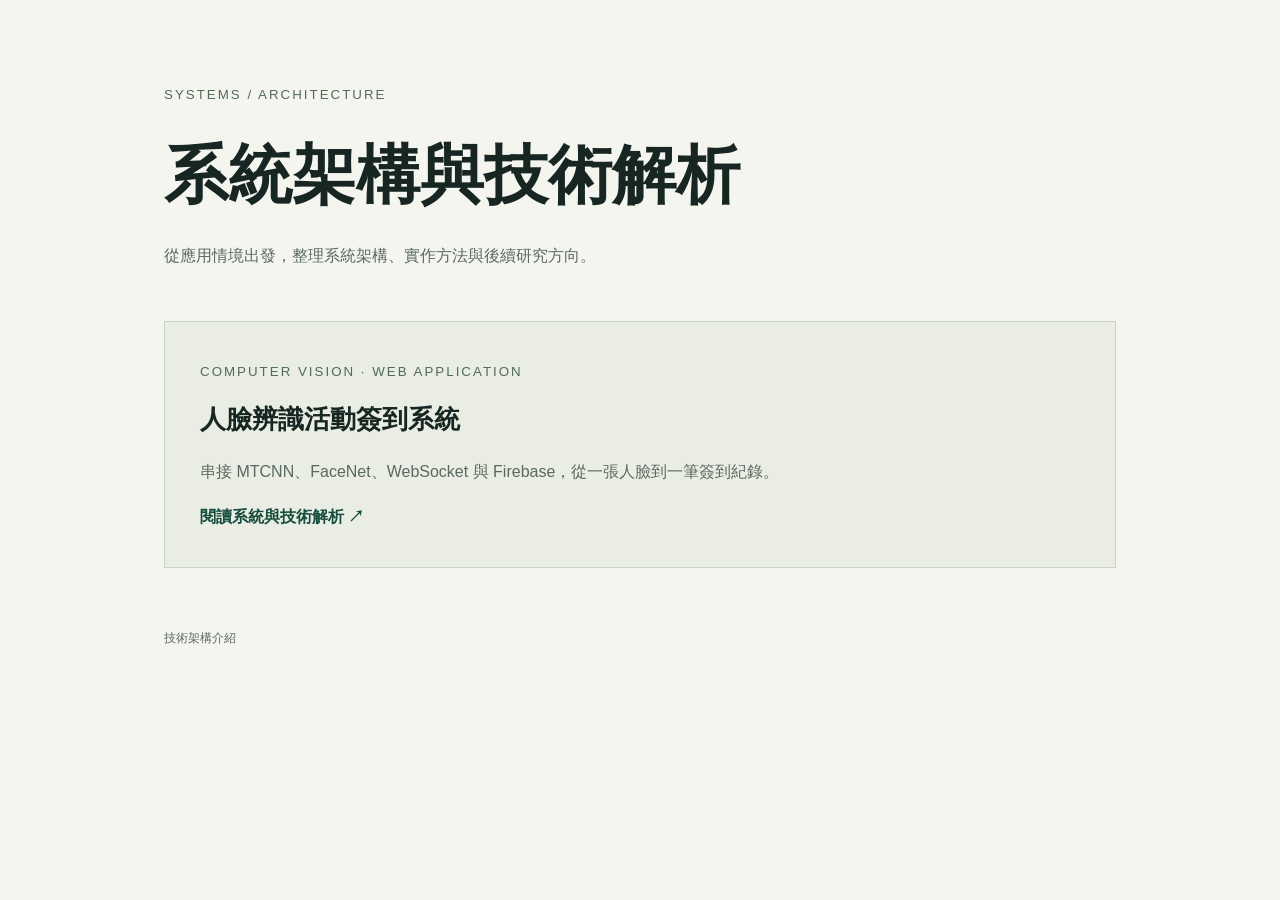
<file: index.html>
<!doctype html>
<html lang="zh-Hant"><head><meta charset="utf-8"><meta name="viewport" content="width=device-width,initial-scale=1"><meta name="description" content="技術介紹：探索人臉辨識流程、系統架構與資料整合方式。"><title>技術架構介紹</title><style>*{box-sizing:border-box}body{margin:0;background:#f5f5ef;color:#172622;font-family:-apple-system,BlinkMacSystemFont,"Segoe UI",sans-serif;line-height:1.8}main{max-width:1000px;margin:auto;padding:80px 24px}small{color:#526b5b;letter-spacing:2px}h1{font-size:clamp(36px,7vw,64px);line-height:1.3;margin:25px 0}p{color:#5a6962}article{border:1px solid #cbd5c6;margin-top:50px;background:#e9ede3}a{display:block;padding:35px;color:inherit;text-decoration:none}a:hover{background:#dde6d4}a:focus-visible{outline:3px solid #174d3d;outline-offset:5px}h2{font-size:26px;margin:10px 0}strong{color:#174d3d}footer{margin-top:60px;font-size:12px;color:#5a6962}</style></head><body><main><small>SYSTEMS / ARCHITECTURE</small><h1>系統架構與技術解析</h1><p>從應用情境出發，整理系統架構、實作方法與後續研究方向。</p><article><a href="./face-recognition/"><small>COMPUTER VISION · WEB APPLICATION</small><h2>人臉辨識活動簽到系統</h2><p>串接 MTCNN、FaceNet、WebSocket 與 Firebase，從一張人臉到一筆簽到紀錄。</p><strong>閱讀系統與技術解析 ↗</strong></a></article><footer>技術架構介紹</footer></main></body></html>
</file>
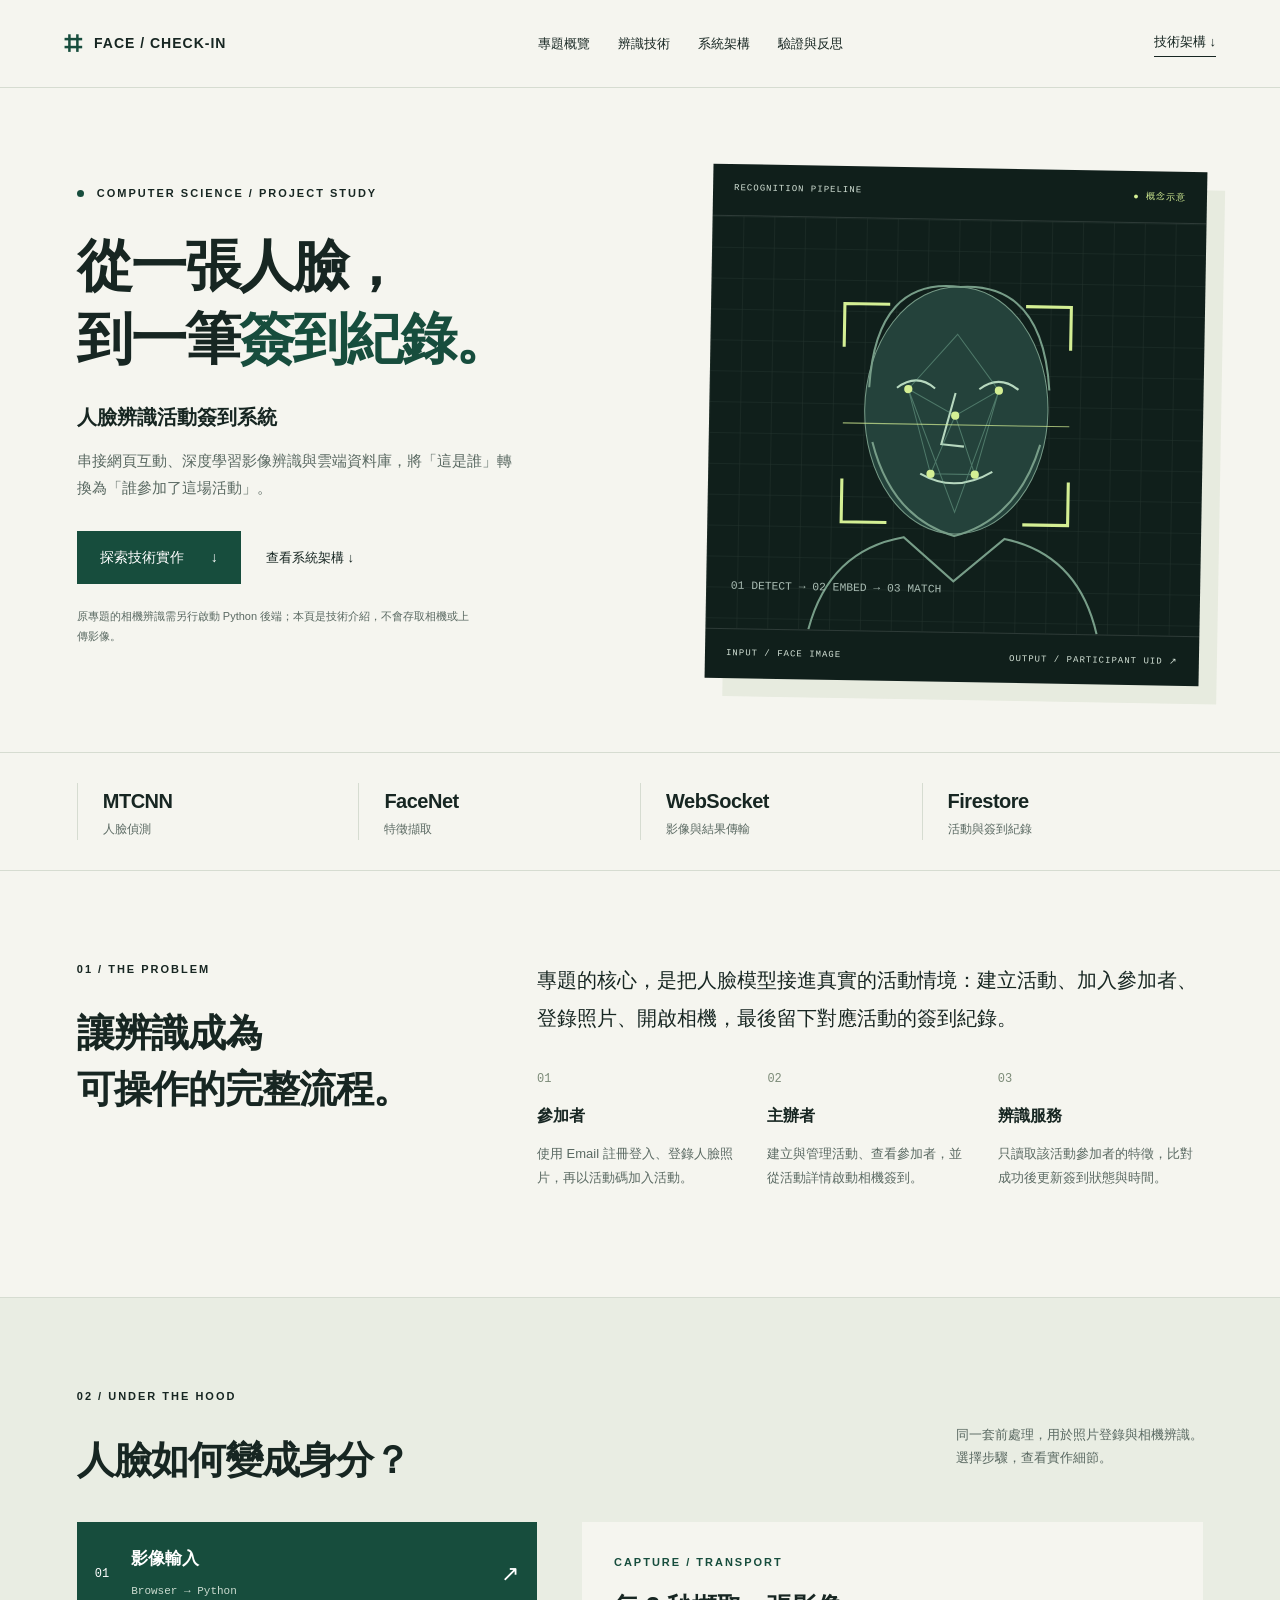
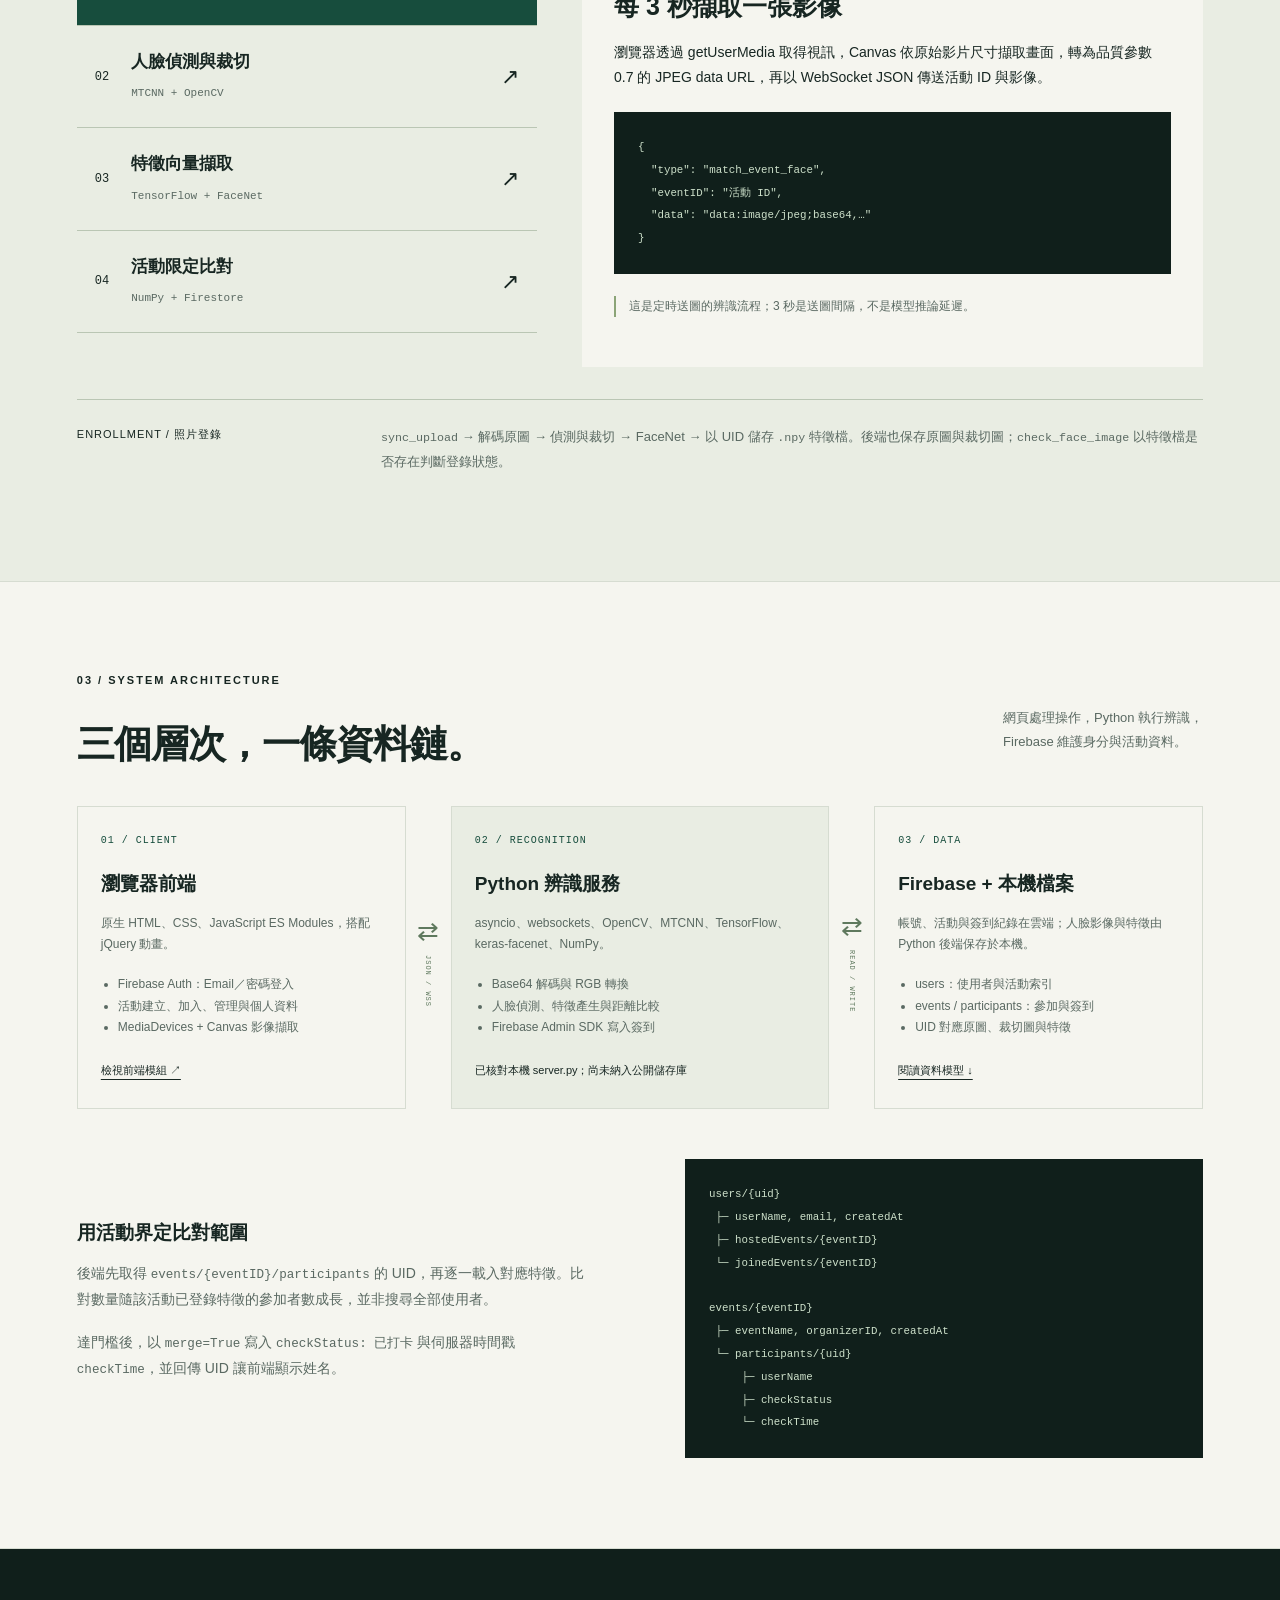
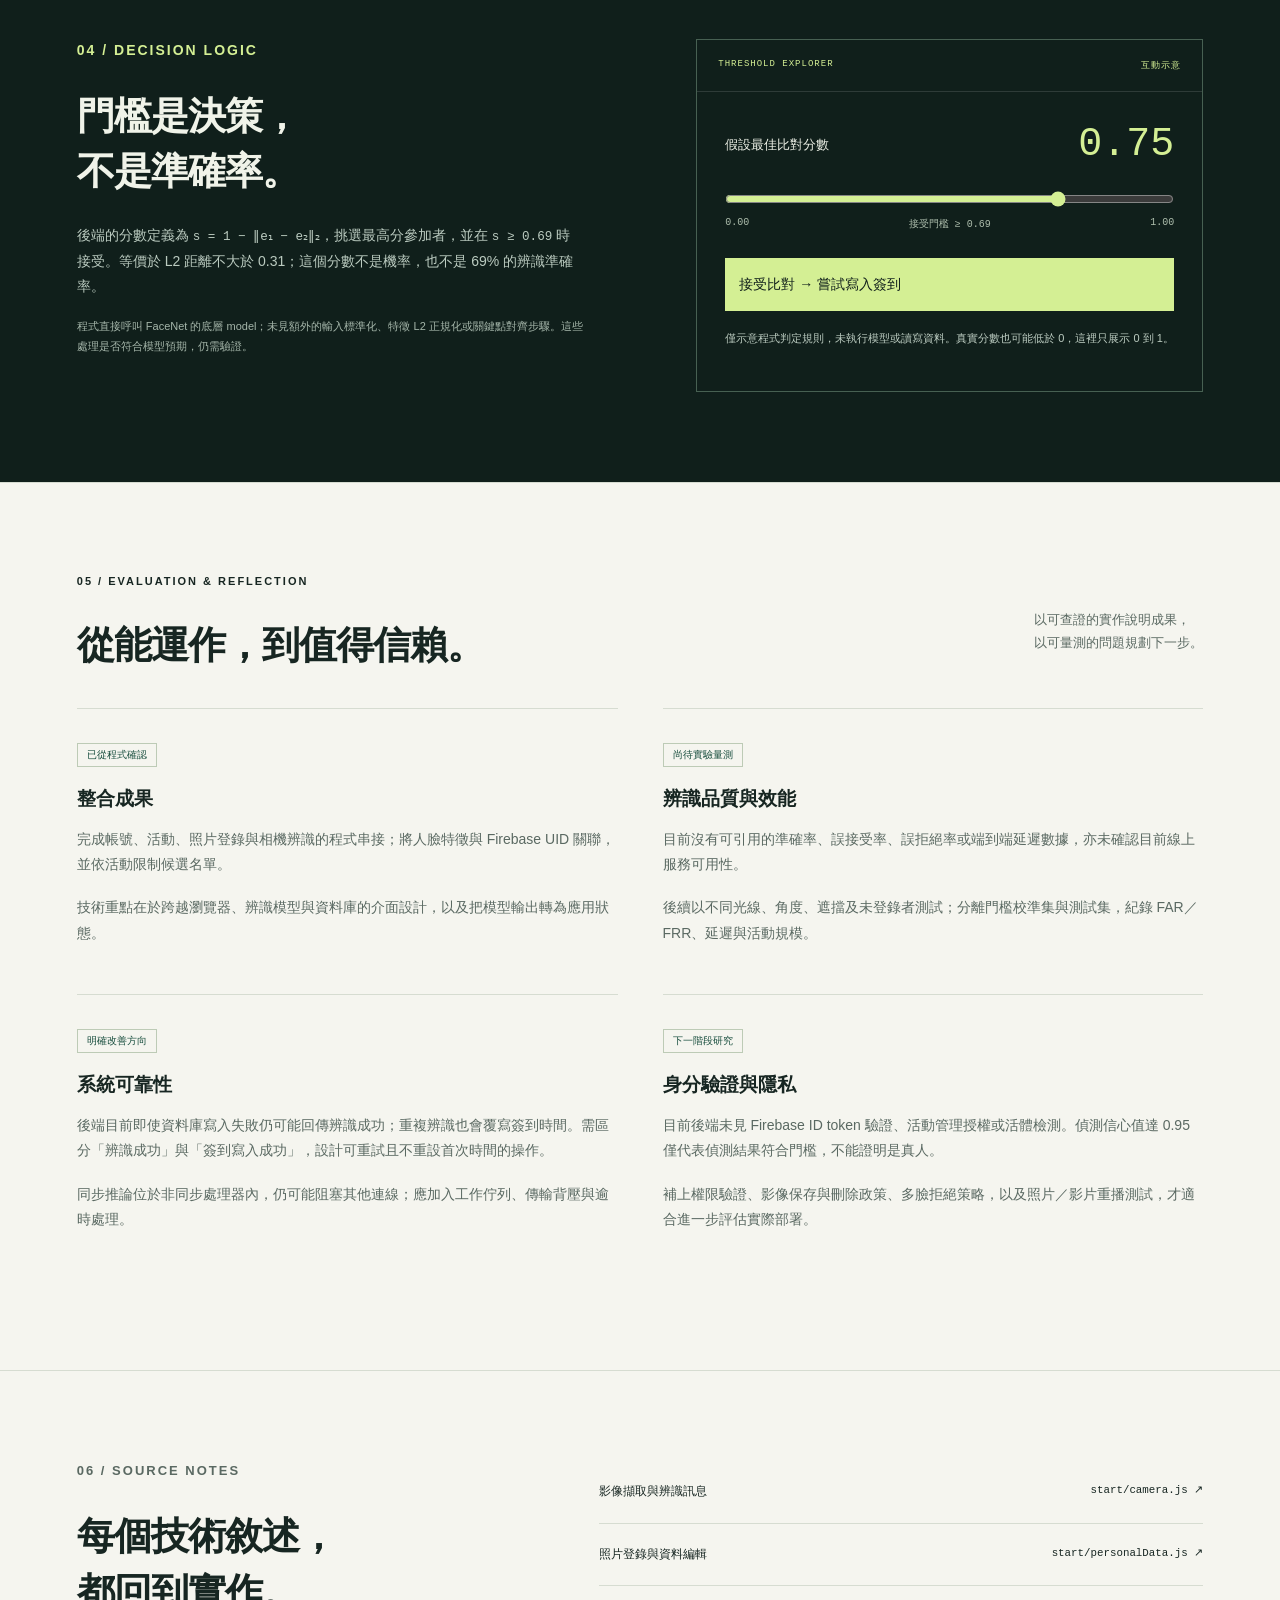
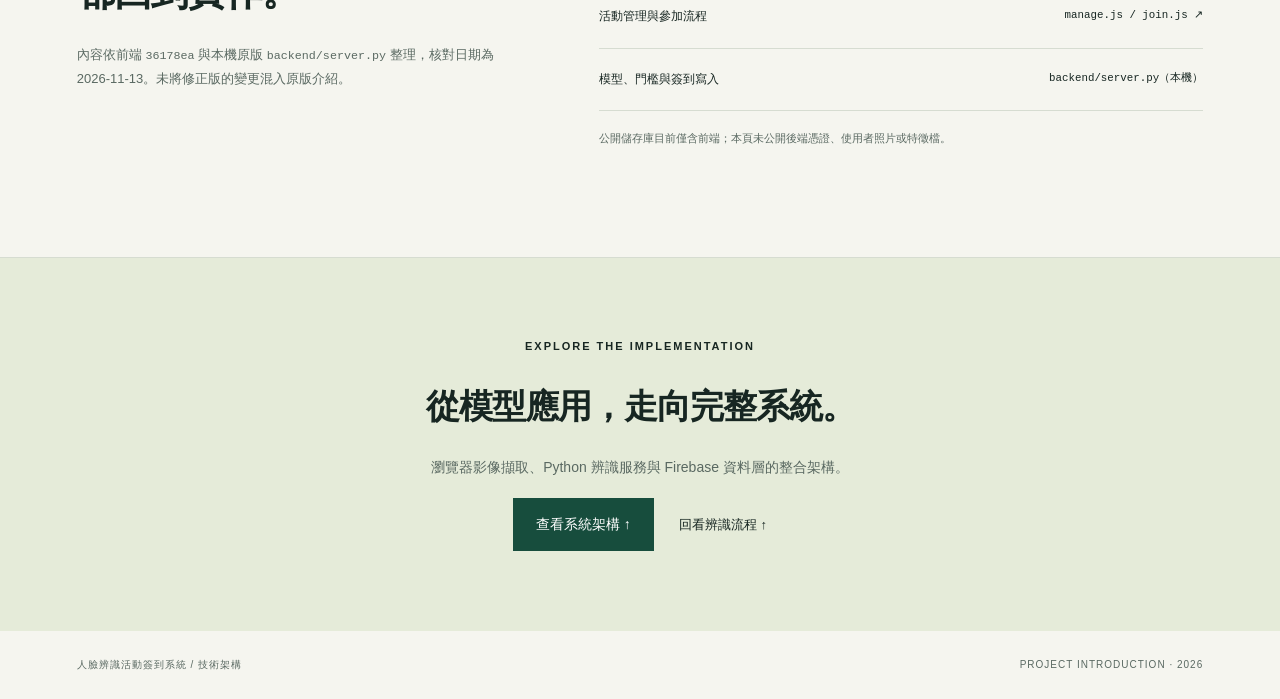
<file: face-recognition/index.html>
<!doctype html>
<html lang="zh-Hant"><head><meta charset="utf-8"><meta name="viewport" content="width=device-width,initial-scale=1"><meta name="theme-color" content="#101b1a"><meta name="description" content="人臉辨識活動簽到系統專題：從瀏覽器影像擷取、MTCNN 與 FaceNet，到活動限定比對與 Firebase 簽到紀錄的完整技術解析。"><title>人臉辨識活動簽到系統｜專題介紹</title><link rel="stylesheet" href="styles.css"><script src="script.js" defer></script></head>
<body><a class="skip" href="#overview">跳至主要內容</a><header><a class="brand" href="#"><span class="brand-icon">⌗</span> FACE / CHECK-IN</a><nav aria-label="主要導覽"><a href="#overview">專題概覽</a><a href="#pipeline">辨識技術</a><a href="#architecture">系統架構</a><a href="#reflection">驗證與反思</a></nav><a class="source-link" href="#architecture">技術架構 ↓</a></header>
<main><section class="hero" id="overview"><div class="hero-copy"><p class="eyebrow"><span class="dot"></span> COMPUTER SCIENCE / PROJECT STUDY</p><h1>從一張人臉，<br>到一筆<span>簽到紀錄。</span></h1><p class="intro">人臉辨識活動簽到系統</p><p class="lead">串接網頁互動、深度學習影像辨識與雲端資料庫，將「這是誰」轉換為「誰參加了這場活動」。</p><div class="hero-actions"><a class="button" href="#pipeline">探索技術實作 <span>↓</span></a><a class="text-link" href="#architecture">查看系統架構 ↓</a></div><p class="fine">原專題的相機辨識需另行啟動 Python 後端；本頁是技術介紹，不會存取相機或上傳影像。</p></div><div class="hero-visual"><div class="visual-top"><span>RECOGNITION PIPELINE</span><span class="status">● 概念示意</span></div><svg viewBox="0 0 480 400" role="img" aria-labelledby="face-title"><title id="face-title">由人臉定位、特徵擷取到活動比對的概念圖，非真實辨識結果</title><defs><pattern id="grid" width="30" height="30" patternUnits="userSpaceOnUse"><path d="M 30 0 L 0 0 0 30" fill="none" stroke="#a6bdb2" stroke-opacity=".12"/></pattern></defs><rect width="480" height="400" fill="url(#grid)"/><ellipse cx="240" cy="185" rx="89" ry="120" fill="#24423b" stroke="#769a87"/><path d="M155 164 Q160 56 242 65 Q322 59 330 164 M159 217 Q179 290 240 307 Q301 290 322 217 M100 400 Q119 323 191 309 L240 351 289 309 Q361 323 380 400" fill="none" stroke="#779d88" stroke-width="2"/><path d="M182 164 Q201 149 219 164 M262 164 Q281 149 300 164 M239 168 L226 218 248 220 M206 247 Q240 266 276 244" stroke="#b7d8bf" fill="none" stroke-width="2"/><g stroke="#82bba1" opacity=".45" fill="none"><path d="M193 165 L239 190 281 165 259 247 216 247 193 165 240 284 281 165 M193 165 L240 111 281 165 M216 247 L239 190 259 247"/></g><g fill="#d4ef94"><circle cx="193" cy="165" r="4"/><circle cx="281" cy="165" r="4"/><circle cx="239" cy="190" r="4"/><circle cx="216" cy="247" r="4"/><circle cx="259" cy="247" r="4"/></g><path d="M130 125 V83 H174 M306 83 H350 V125 M130 253 V295 H174 M306 295 H350 V253" fill="none" stroke="#d4ef94" stroke-width="3"/><path d="M130 199 H350" stroke="#d4ef94" stroke-opacity=".7"/><text x="24" y="362" fill="#a8bbb2" font-size="11" font-family="monospace">01 DETECT → 02 EMBED → 03 MATCH</text></svg><div class="visual-bottom"><span>INPUT / FACE IMAGE</span><span>OUTPUT / PARTICIPANT UID ↗</span></div></div></section>
<div class="spec-strip"><div><strong>MTCNN</strong><span>人臉偵測</span></div><div><strong>FaceNet</strong><span>特徵擷取</span></div><div><strong>WebSocket</strong><span>影像與結果傳輸</span></div><div><strong>Firestore</strong><span>活動與簽到紀錄</span></div></div>
<section class="section problem"><div><p class="eyebrow">01 / THE PROBLEM</p><h2>讓辨識成為<br>可操作的完整流程。</h2></div><div><p class="large-copy">專題的核心，是把人臉模型接進真實的活動情境：建立活動、加入參加者、登錄照片、開啟相機，最後留下對應活動的簽到紀錄。</p><div class="three-points"><article><span>01</span><h3>參加者</h3><p>使用 Email 註冊登入、登錄人臉照片，再以活動碼加入活動。</p></article><article><span>02</span><h3>主辦者</h3><p>建立與管理活動、查看參加者，並從活動詳情啟動相機簽到。</p></article><article><span>03</span><h3>辨識服務</h3><p>只讀取該活動參加者的特徵，比對成功後更新簽到狀態與時間。</p></article></div></div></section>
<section class="section pipeline" id="pipeline"><div class="section-heading"><div><p class="eyebrow">02 / UNDER THE HOOD</p><h2>人臉如何變成身分？</h2></div><p>同一套前處理，用於照片登錄與相機辨識。<br>選擇步驟，查看實作細節。</p></div><div class="pipeline-layout"><div class="steps" aria-label="辨識流程"><button class="step active" data-step="0" aria-pressed="true"><span>01</span><div><strong>影像輸入</strong><small>Browser → Python</small></div><b>↗</b></button><button class="step" data-step="1" aria-pressed="false"><span>02</span><div><strong>人臉偵測與裁切</strong><small>MTCNN + OpenCV</small></div><b>↗</b></button><button class="step" data-step="2" aria-pressed="false"><span>03</span><div><strong>特徵向量擷取</strong><small>TensorFlow + FaceNet</small></div><b>↗</b></button><button class="step" data-step="3" aria-pressed="false"><span>04</span><div><strong>活動限定比對</strong><small>NumPy + Firestore</small></div><b>↗</b></button></div><article class="step-detail" aria-live="polite"><p class="eyebrow" id="detail-label">CAPTURE / TRANSPORT</p><h3 id="detail-title">每 3 秒擷取一張影像</h3><p id="detail-copy">瀏覽器透過 getUserMedia 取得視訊，Canvas 依原始影片尺寸擷取畫面，轉為品質參數 0.7 的 JPEG data URL，再以 WebSocket JSON 傳送活動 ID 與影像。</p><pre><code id="detail-code">{
  "type": "match_event_face",
  "eventID": "活動 ID",
  "data": "data:image/jpeg;base64,…"
}</code></pre><p class="detail-note" id="detail-note">這是定時送圖的辨識流程；3 秒是送圖間隔，不是模型推論延遲。</p></article></div><div class="registration"><span>ENROLLMENT / 照片登錄</span><p><code>sync_upload</code> → 解碼原圖 → 偵測與裁切 → FaceNet → 以 UID 儲存 <code>.npy</code> 特徵檔。後端也保存原圖與裁切圖；<code>check_face_image</code> 以特徵檔是否存在判斷登錄狀態。</p></div></section>
<section class="section" id="architecture"><div class="section-heading"><div><p class="eyebrow">03 / SYSTEM ARCHITECTURE</p><h2>三個層次，一條資料鏈。</h2></div><p>網頁處理操作，Python 執行辨識，<br>Firebase 維護身分與活動資料。</p></div><div class="architecture"><article><span class="layer">01 / CLIENT</span><h3>瀏覽器前端</h3><p>原生 HTML、CSS、JavaScript ES Modules，搭配 jQuery 動畫。</p><ul><li>Firebase Auth：Email／密碼登入</li><li>活動建立、加入、管理與個人資料</li><li>MediaDevices + Canvas 影像擷取</li></ul><a href="https://github.com/harrylin0312/face-recognition/tree/main/start">檢視前端模組 ↗</a></article><div class="connector" aria-label="WebSocket 雙向傳輸">⇄<small>JSON / WSS</small></div><article class="backend"><span class="layer">02 / RECOGNITION</span><h3>Python 辨識服務</h3><p>asyncio、websockets、OpenCV、MTCNN、TensorFlow、keras-facenet、NumPy。</p><ul><li>Base64 解碼與 RGB 轉換</li><li>人臉偵測、特徵產生與距離比較</li><li>Firebase Admin SDK 寫入簽到</li></ul><span class="local-label">已核對本機 server.py；尚未納入公開儲存庫</span></article><div class="connector" aria-label="資料庫讀寫">⇄<small>READ / WRITE</small></div><article><span class="layer">03 / DATA</span><h3>Firebase + 本機檔案</h3><p>帳號、活動與簽到紀錄在雲端；人臉影像與特徵由 Python 後端保存於本機。</p><ul><li>users：使用者與活動索引</li><li>events / participants：參加與簽到</li><li>UID 對應原圖、裁切圖與特徵</li></ul><a href="#data-model">閱讀資料模型 ↓</a></article></div><div class="data-row" id="data-model"><div><h3>用活動界定比對範圍</h3><p>後端先取得 <code>events/{eventID}/participants</code> 的 UID，再逐一載入對應特徵。比對數量隨該活動已登錄特徵的參加者數成長，並非搜尋全部使用者。</p><p>達門檻後，以 <code>merge=True</code> 寫入 <code>checkStatus: 已打卡</code> 與伺服器時間戳 <code>checkTime</code>，並回傳 UID 讓前端顯示姓名。</p></div><pre><code>users/{uid}
 ├─ userName, email, createdAt
 ├─ hostedEvents/{eventID}
 └─ joinedEvents/{eventID}

events/{eventID}
 ├─ eventName, organizerID, createdAt
 └─ participants/{uid}
     ├─ userName
     ├─ checkStatus
     └─ checkTime</code></pre></div></section>
<section class="threshold section"><div><p class="eyebrow">04 / DECISION LOGIC</p><h2>門檻是決策，<br>不是準確率。</h2><p>後端的分數定義為 <code>s = 1 − ‖e₁ − e₂‖₂</code>，挑選最高分參加者，並在 <code>s ≥ 0.69</code> 時接受。等價於 L2 距離不大於 0.31；這個分數不是機率，也不是 69% 的辨識準確率。</p><p class="fine">程式直接呼叫 FaceNet 的底層 model；未見額外的輸入標準化、特徵 L2 正規化或關鍵點對齊步驟。這些處理是否符合模型預期，仍需驗證。</p></div><div class="threshold-demo"><div class="visual-top"><span>THRESHOLD EXPLORER</span><span>互動示意</span></div><label for="similarity">假設最佳比對分數 <output id="score" for="similarity">0.75</output></label><input type="range" id="similarity" min="0" max="1" step="0.01" value="0.75"><div class="range-labels"><span>0.00</span><span>接受門檻 ≥ 0.69</span><span>1.00</span></div><div class="decision" id="decision">接受比對 → 嘗試寫入簽到</div><p>僅示意程式判定規則，未執行模型或讀寫資料。真實分數也可能低於 0，這裡只展示 0 到 1。</p></div></section>
<section class="section" id="reflection"><div class="section-heading"><div><p class="eyebrow">05 / EVALUATION & REFLECTION</p><h2>從能運作，到值得信賴。</h2></div><p>以可查證的實作說明成果，<br>以可量測的問題規劃下一步。</p></div><div class="reflection-grid"><article><span class="tag">已從程式確認</span><h3>整合成果</h3><p>完成帳號、活動、照片登錄與相機辨識的程式串接；將人臉特徵與 Firebase UID 關聯，並依活動限制候選名單。</p><p>技術重點在於跨越瀏覽器、辨識模型與資料庫的介面設計，以及把模型輸出轉為應用狀態。</p></article><article><span class="tag">尚待實驗量測</span><h3>辨識品質與效能</h3><p>目前沒有可引用的準確率、誤接受率、誤拒絕率或端到端延遲數據，亦未確認目前線上服務可用性。</p><p>後續以不同光線、角度、遮擋及未登錄者測試；分離門檻校準集與測試集，紀錄 FAR／FRR、延遲與活動規模。</p></article><article><span class="tag">明確改善方向</span><h3>系統可靠性</h3><p>後端目前即使資料庫寫入失敗仍可能回傳辨識成功；重複辨識也會覆寫簽到時間。需區分「辨識成功」與「簽到寫入成功」，設計可重試且不重設首次時間的操作。</p><p>同步推論位於非同步處理器內，仍可能阻塞其他連線；應加入工作佇列、傳輸背壓與逾時處理。</p></article><article><span class="tag">下一階段研究</span><h3>身分驗證與隱私</h3><p>目前後端未見 Firebase ID token 驗證、活動管理授權或活體檢測。偵測信心值達 0.95 僅代表偵測結果符合門檻，不能證明是真人。</p><p>補上權限驗證、影像保存與刪除政策、多臉拒絕策略，以及照片／影片重播測試，才適合進一步評估實際部署。</p></article></div></section>
<section class="section evidence" id="sources"><div><p class="eyebrow">06 / SOURCE NOTES</p><h2>每個技術敘述，<br>都回到實作。</h2><p>內容依前端 <code>36178ea</code> 與本機原版 <code>backend/server.py</code> 整理，核對日期為 2026-11-13。未將修正版的變更混入原版介紹。</p></div><div class="source-list"><a href="https://github.com/harrylin0312/face-recognition/blob/36178eadc07971abb5aaeecb11a6e89b7c94f666/start/camera.js"><span>影像擷取與辨識訊息</span><code>start/camera.js ↗</code></a><a href="https://github.com/harrylin0312/face-recognition/blob/36178eadc07971abb5aaeecb11a6e89b7c94f666/start/personalData.js"><span>照片登錄與資料編輯</span><code>start/personalData.js ↗</code></a><a href="https://github.com/harrylin0312/face-recognition/tree/36178eadc07971abb5aaeecb11a6e89b7c94f666/start"><span>活動管理與參加流程</span><code>manage.js / join.js ↗</code></a><div><span>模型、門檻與簽到寫入</span><code>backend/server.py（本機）</code></div><p class="fine">公開儲存庫目前僅含前端；本頁未公開後端憑證、使用者照片或特徵檔。</p></div></section>
<section class="closing"><p class="eyebrow">EXPLORE THE IMPLEMENTATION</p><h2>從模型應用，走向完整系統。</h2><p>瀏覽器影像擷取、Python 辨識服務與 Firebase 資料層的整合架構。</p><a class="button" href="#architecture">查看系統架構 ↑</a><a class="text-link" href="#pipeline">回看辨識流程 ↑</a></section></main><footer><span>人臉辨識活動簽到系統 / 技術架構</span><span>PROJECT INTRODUCTION · 2026</span></footer></body></html>
</file>
<file: face-recognition/styles.css>
:root{--ink:#172622;--muted:#5a6962;--paper:#f5f5ef;--line:#d6dcd1;--green:#174d3d;--lime:#d4ef94;--dark:#101f1b}*{box-sizing:border-box}html{scroll-behavior:smooth;scroll-padding-top:95px}body{margin:0;background:var(--paper);color:var(--ink);font-family:Inter,"Noto Sans TC",-apple-system,BlinkMacSystemFont,"Segoe UI",sans-serif;line-height:1.8}a{color:inherit;text-decoration:none}button,input{font:inherit}a:focus-visible,button:focus-visible,input:focus-visible{outline:3px solid #698b31;outline-offset:5px}.skip{position:absolute;top:-100px}.skip:focus{top:10px;background:white;z-index:20;padding:10px}header{height:88px;display:flex;align-items:center;justify-content:space-between;padding:0 5%;border-bottom:1px solid var(--line);background:var(--paper);position:sticky;top:0;z-index:5}.brand{font-size:14px;font-weight:750;letter-spacing:1px;display:flex;align-items:center;gap:12px}.brand-icon{font-size:31px;color:var(--green)}nav{display:flex;gap:28px;font-size:13px}nav a:hover,.text-link:hover,.source-link:hover{color:#467a35}.source-link{font-size:13px;border-bottom:1px solid;padding-bottom:3px}main{overflow:hidden}.hero{max-width:1440px;margin:auto;padding:80px 6% 70px;display:grid;grid-template-columns:1.12fr 1fr;gap:7%;align-items:center}.eyebrow{font-size:11px;font-weight:650;letter-spacing:2px;line-height:1.6;margin:0 0 26px}.dot{width:7px;height:7px;display:inline-block;background:var(--green);border-radius:50%;margin-right:8px}h1{font-size:clamp(38px,4.4vw,66px);line-height:1.3;letter-spacing:-2px;margin:0 0 24px;font-weight:720}h1 span{color:var(--green)}.intro{font-size:20px;margin:0 0 12px;font-weight:650}.lead{color:var(--muted);max-width:440px;font-size:15px}.hero-actions{display:flex;gap:25px;align-items:center;margin:30px 0 23px}.button{display:inline-flex;gap:27px;align-items:center;background:var(--green);color:white;padding:13px 22px;font-size:14px;border:1px solid var(--green);transition:background .2s}.button:hover{background:#28634f}.text-link{font-size:13px}.fine{font-size:11px!important;color:var(--muted);line-height:1.8}.hero-copy>.fine{max-width:400px}.hero-visual{background:var(--dark);color:#d2e0d5;box-shadow:18px 18px 0 #e7ebdf;transform:rotate(1deg)}.hero-visual svg{display:block;width:100%;height:auto}.visual-top,.visual-bottom{padding:19px 21px;display:flex;justify-content:space-between;font:9px monospace;letter-spacing:1px;gap:10px}.visual-top{border-bottom:1px solid #ffffff20}.visual-bottom{border-top:1px solid #ffffff20}.status{color:var(--lime)}.spec-strip{display:grid;grid-template-columns:repeat(4,1fr);border-top:1px solid var(--line);border-bottom:1px solid var(--line);padding:30px 6%;max-width:1440px;margin:auto}.spec-strip>div{display:flex;flex-direction:column;padding-left:25px;border-left:1px solid var(--line)}.spec-strip strong{font-size:20px;letter-spacing:-.5px}.spec-strip span{font-size:12px;color:var(--muted)}.section{max-width:1440px;margin:auto;padding:90px 6%;border-bottom:1px solid var(--line)}h2{font-size:clamp(28px,3vw,40px);line-height:1.45;letter-spacing:-1px;margin:0 0 24px}h3{font-size:19px;line-height:1.5;margin:0 0 14px}p{margin:0 0 18px}.problem{display:grid;grid-template-columns:1fr 1.8fr;gap:8%}.large-copy{font-size:20px;line-height:1.9}.three-points{display:grid;grid-template-columns:repeat(3,1fr);gap:25px;margin-top:35px}.three-points article>span{font:12px monospace;color:#7c8b78;display:block;margin-bottom:18px}.three-points h3{font-size:16px}.three-points p{font-size:13px;color:var(--muted)}.section-heading{display:flex;justify-content:space-between;align-items:end;gap:30px;margin-bottom:35px}.section-heading>p{font-size:13px;color:var(--muted)}.section-heading h2{margin-bottom:0}.pipeline{background:#e9ede3;max-width:none;padding-left:max(6%,calc((100vw - 1268px)/2));padding-right:max(6%,calc((100vw - 1268px)/2))}.pipeline-layout{display:grid;grid-template-columns:1fr 1.35fr;gap:45px}.steps{display:flex;flex-direction:column}.step{cursor:pointer;background:transparent;border:0;border-top:1px solid #bac6b4;text-align:left;padding:21px 18px;display:flex;align-items:center;gap:22px;color:var(--ink)}.step:last-child{border-bottom:1px solid #bac6b4}.step>span{font:12px monospace}.step div{flex:1}.step strong{font-size:17px;display:block}.step small{font:11px monospace;color:var(--muted)}.step b{font-size:22px;font-weight:400}.step.active{background:var(--green);color:white;border-color:var(--green)}.step.active small{color:#cbdbd0}.step:hover:not(.active){background:#dbe3d2}.step-detail{padding:32px;background:var(--paper);min-height:410px}.step-detail h3{font-size:25px}.step-detail>p:not(.eyebrow){font-size:14px}.step-detail .eyebrow{color:var(--green);margin-bottom:16px}pre{white-space:pre-wrap;overflow-wrap:anywhere;font:12px/1.9 ui-monospace,SFMono-Regular,Consolas,monospace;background:var(--dark);color:#cde0ca;padding:24px;margin:22px 0}.detail-note{color:var(--muted);border-left:2px solid #8ba477;padding-left:13px;font-size:12px!important}.registration{display:grid;grid-template-columns:1fr 3fr;gap:30px;margin-top:32px;border-top:1px solid #bac6b4;padding-top:25px}.registration>span{font-size:11px;letter-spacing:1px}.registration p{font-size:13px;color:var(--muted)}code{font-family:ui-monospace,SFMono-Regular,Consolas,monospace;font-size:.9em;overflow-wrap:anywhere}.architecture{display:grid;grid-template-columns:1fr 45px 1.15fr 45px 1fr;align-items:stretch}.architecture article{padding:28px 23px;border:1px solid var(--line)}.layer{font:10px monospace;color:var(--green);letter-spacing:1px;display:block;margin-bottom:24px}.architecture article p,.architecture li{font-size:12px;color:var(--muted)}ul{padding-left:17px}.architecture a,.local-label{font-size:11px;display:block;margin-top:22px}.architecture a{text-decoration:underline;text-underline-offset:5px}.backend{background:#e9ede3}.connector{display:flex;flex-direction:column;justify-content:center;align-items:center;font-size:26px;color:#5f795e}.connector small{font:7px monospace;writing-mode:vertical-rl;letter-spacing:1px}.data-row{display:grid;grid-template-columns:1fr 1fr;gap:8%;margin-top:50px;align-items:center}.data-row p{font-size:14px;color:var(--muted)}.data-row pre{margin:0}.threshold{background:var(--dark);color:#f0f3e9;max-width:none;display:grid;grid-template-columns:1fr 1fr;gap:10%;padding-left:max(6%,calc((100vw - 1268px)/2));padding-right:max(6%,calc((100vw - 1268px)/2))}.threshold .eyebrow{color:var(--lime)}.threshold p{font-size:14px;color:#bbcbc0}.threshold .fine{color:#a5b6aa}.threshold-demo{align-self:center;border:1px solid #476052;padding:0 28px 24px}.threshold-demo .visual-top{margin:0 -28px 30px;color:var(--lime)}label{font-size:13px;display:flex;justify-content:space-between;align-items:center}output{font:40px monospace;color:var(--lime)}input[type=range]{width:100%;accent-color:var(--lime);margin:24px 0 10px;cursor:pointer}.range-labels{display:flex;justify-content:space-between;font:10px monospace;color:#adbdac;gap:10px}.decision{background:var(--lime);color:var(--dark);padding:14px;margin:27px 0 18px;font-size:14px}.decision.reject{background:#e0c4a8}.threshold-demo>p{font-size:11px}.reflection-grid{display:grid;grid-template-columns:1fr 1fr;gap:0 45px}.reflection-grid article{padding:30px 0;border-top:1px solid var(--line)}.tag{display:inline-block;border:1px solid #bdcbb6;font-size:10px;padding:2px 9px;margin-bottom:18px;color:var(--green)}.reflection-grid p{font-size:14px;color:var(--muted)}.evidence{display:grid;grid-template-columns:1fr 1.4fr;gap:8%}.evidence p{font-size:13px;color:var(--muted)}.source-list>a,.source-list>div{display:flex;justify-content:space-between;gap:20px;padding:20px 0;border-bottom:1px solid var(--line);font-size:12px}.source-list a:hover{color:var(--green);background:#e9ede3}.source-list .fine{margin-top:18px}.closing{padding:80px 6%;background:#e5ebd9;text-align:center}.closing h2{font-size:34px}.closing>p:not(.eyebrow){font-size:14px;color:var(--muted)}.closing .text-link{margin-left:25px}footer{display:flex;justify-content:space-between;padding:25px 6%;font-size:10px;color:var(--muted);letter-spacing:1px}@media(min-width:1600px){.pipeline,.threshold{padding-left:calc((100vw - 1268px)/2);padding-right:calc((100vw - 1268px)/2)}}@media(max-width:1000px){nav{gap:14px}.hero{gap:5%;padding-top:55px}.hero-actions{gap:15px}.architecture{grid-template-columns:1fr;gap:0}.connector{flex-direction:row;padding:10px}.connector small{writing-mode:horizontal-tb;margin-left:10px}.architecture article{padding:25px}.problem{gap:5%;grid-template-columns:1fr 1.5fr}.three-points{gap:15px}.pipeline-layout{gap:20px}}@media(max-width:700px){header{height:72px;padding:0 6%;flex-wrap:wrap}.brand{font-size:11px}.brand-icon{font-size:25px}nav{order:3;width:100%;justify-content:space-between;font-size:10px;gap:8px;padding-bottom:7px}.source-link{font-size:11px}.hero{grid-template-columns:1fr;padding:45px 6% 50px;gap:38px}h1{font-size:44px}.hero-visual{max-width:450px;width:100%;justify-self:center}.hero-visual svg{max-height:350px}.eyebrow{font-size:9px}.hero-actions{gap:20px}.spec-strip{grid-template-columns:1fr 1fr;gap:25px 0;padding:25px 6%}.spec-strip strong{font-size:18px}.spec-strip>div{padding-left:16px}.section{padding:55px 6%}.problem,.pipeline-layout,.data-row,.threshold,.evidence{grid-template-columns:1fr;gap:25px}.large-copy{font-size:17px}.three-points{grid-template-columns:1fr;gap:10px;margin-top:25px}.three-points article{display:grid;grid-template-columns:30px 65px 1fr;gap:10px}.three-points article>span{margin-top:5px}.three-points h3{margin-top:1px}.section-heading{display:block;margin-bottom:25px}.section-heading>p{margin:20px 0 0}.step{padding:17px}.step-detail{padding:24px;min-height:380px}.step-detail h3{font-size:22px}.registration{grid-template-columns:1fr;gap:15px}.reflection-grid{grid-template-columns:1fr}.evidence h2 br{display:none}.source-list>a,.source-list>div{flex-direction:column;gap:4px}.threshold-demo{padding:0 20px 20px}.threshold-demo .visual-top{margin-left:-20px;margin-right:-20px}.closing{padding:55px 6%}.closing h2{font-size:27px}.closing .text-link{display:block;margin:20px 0 0}footer{flex-direction:column;gap:8px}pre{font-size:11px;padding:18px}}@media(prefers-reduced-motion:reduce){html{scroll-behavior:auto}*{transition:none!important}}
</file>
